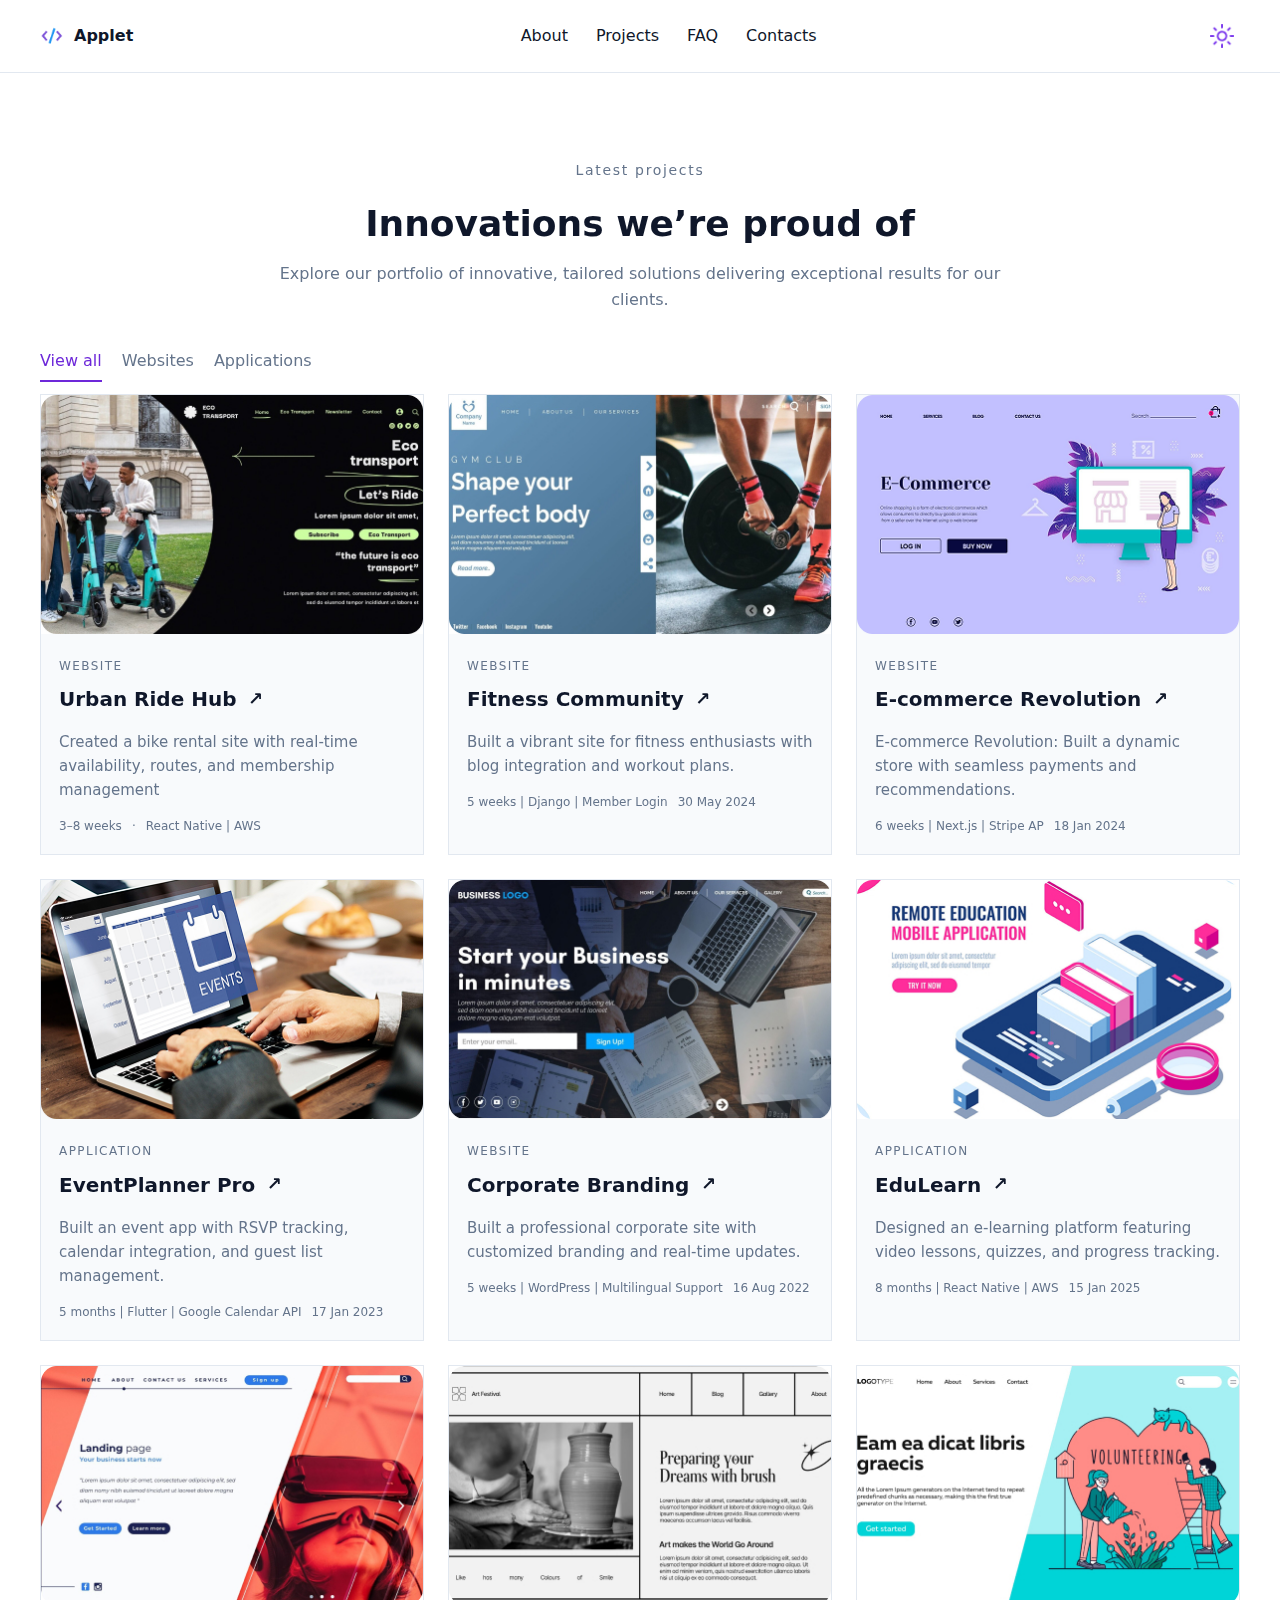
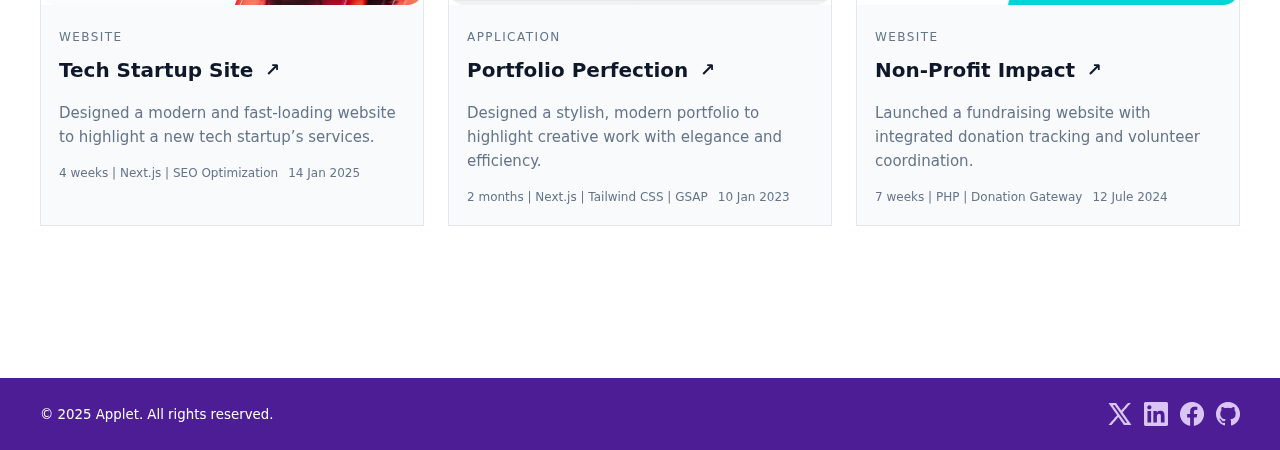
<file: projects.html>
<!doctype html>
<html lang="en">
<head>
  <meta charset="utf-8" />
  <meta name="viewport" content="width=device-width, initial-scale=1" />
  <title>Applet — Projects</title>
  <meta name="description" content="A portfolio of websites and applications we’ve delivered." />
  <link rel="stylesheet" href="styles.css" />
  <link rel="index" href="index.html" />
</head>
<body>
 <!-- ===== Header (fixed) ===== -->
 <div class="site">
  <header class="header" role="banner">
    <div class="container header__row">
      <a class="logo" href="index.html" aria-label="Applet home">
        <img class="logo__icon" src="assets/icons.png" alt="" width="24" height="24" />
        <span>Applet</span>
      </a>
      <div class="header-right">
        <input type="checkbox" id="nav-toggle" class="nav-toggle" aria-hidden="true">
        <label for="nav-toggle" class="menu-toggle" aria-label="Open menu"></label>
        <nav id="primary-menu" class="nav" aria-label="Primary">
          <ul>
            <li><a href="#about">About</a></li>
            <li><a href="projects.html">Projects</a></li>
            <li><a href="#faq">FAQ</a></li>
            <li><a href="#contact">Contacts</a></li>
          </ul>
        </nav>
      </div>
      <label class="theme-toggle" aria-label="Toggle dark mode">
      <input id="themeSwitch" type="checkbox">
      <span class="theme-icon" aria-hidden="true"></span>
    </label>
    </div>
  </header>

  <main class="section container">
    <p class="section__eyebrow">Latest projects</p>
    <h1 class="section__title">Innovations we’re proud of</h1>
    <p class="section__desc">Explore our portfolio of innovative, tailored solutions delivering exceptional results for our clients.</p>

    <div class="filters" role="tablist" aria-label="Project categories">
      <a class="filter-link is-active" href="#">View all</a>
      <a class="filter-link" href="#">Websites</a>
      <a class="filter-link" href="#">Applications</a>
    </div>

    <section class="grid-projects" aria-label="Project list">
      <!-- Repeatable card -->
      <article class="project-card">
  <img src="assets/urban.jpg" alt="Urban Ride Hub"/>
  <div class="project-card__body">
    <span class="project-card__meta">Website</span>
    <h3 class="project-card__title link-external">Urban Ride Hub</h3>
    <p class="project-card__desc">Created a bike rental site with real-time availability, routes, and membership management</p>
    <div class="meta-row">
      <span>3–8 weeks</span> · <span>React Native | AWS</span>
    </div>
  </div>
</article>
<article class="project-card">
  <img src="assets/fitness.jpg" alt="Project 2 preview"/>
  <div class="project-card__body">
    <span class="project-card__meta">Website</span>
    <h3 class="project-card__title link-external">Fitness Community</h3>
    <p class="project-card__desc">Built a vibrant site for fitness enthusiasts with blog integration and workout plans.</p>
    <div class="meta-row">
      <span>5 weeks | Django | Member Login</span>
      <span>30 May 2024</span>
    </div>
  </div>
</article>
<article class="project-card">
  <img src="assets/e-commerce.png" alt="Project 3 preview"/>
  <div class="project-card__body">
    <span class="project-card__meta">Website</span>
    <h3 class="project-card__title link-external">E-commerce Revolution</h3>
    <p class="project-card__desc">E-commerce Revolution: Built a dynamic store with seamless payments and recommendations.</p>
    <div class="meta-row">
      <span>6 weeks | Next.js | Stripe AP</span> 
      <span>18 Jan 2024</span>
    </div>
  </div>
</article>
<article class="project-card">
  <img src="assets/eventplan.png" alt="Project 4 preview"/>
  <div class="project-card__body">
    <span class="project-card__meta">Application</span>
    <h3 class="project-card__title link-external">EventPlanner Pro</h3>
    <p class="project-card__desc">Built an event app with RSVP tracking, calendar integration, and guest list management.</p>
    <div class="meta-row">
      <span>5 months | Flutter | Google Calendar API</span>
      <span>17 Jan 2023</span>
    </div>
  </div>
</article>
<article class="project-card">
  <img src="assets/corporate.jpg" alt="Project 5 preview"/>
  <div class="project-card__body">
    <span class="project-card__meta">Website</span>
    <h3 class="project-card__title link-external">Corporate Branding</h3>
    <p class="project-card__desc">Built a professional corporate site with customized branding and real-time updates.</p>
    <div class="meta-row">
      <span>5 weeks | WordPress | Multilingual Support</span>
      <span>16 Aug 2022</span>
    </div>
  </div>
</article>
<article class="project-card">
  <img src="assets/edulearn.jpg" alt="Project 6 preview"/>
  <div class="project-card__body">
    <span class="project-card__meta">Application</span>
    <h3 class="project-card__title link-external">EduLearn</h3>
    <p class="project-card__desc">Designed an e-learning platform featuring video lessons, quizzes, and progress tracking.</p>
    <div class="meta-row">
      <span>8 months | React Native | AWS</span>
      <span>15 Jan 2025</span>
    </div>
  </div>
</article>
<article class="project-card">
  <img src="assets/tech startup.jpg" alt="Project 7 preview"/>
  <div class="project-card__body">
    <span class="project-card__meta">Website</span>
    <h3 class="project-card__title link-external">Tech Startup Site</h3>
    <p class="project-card__desc">Designed a modern and fast-loading website to highlight a new tech startup’s services.</p>
    <div class="meta-row">
      <span>4 weeks | Next.js | SEO Optimization</span> 
      <span>14 Jan 2025</span>
    </div>
  </div>
</article>
<article class="project-card">
  <img src="assets/portfolio.jpg" alt="Project 8 preview"/>
  <div class="project-card__body">
    <span class="project-card__meta">Application</span>
    <h3 class="project-card__title link-external">Portfolio Perfection</h3>
    <p class="project-card__desc">Designed a stylish, modern portfolio to highlight creative work with elegance and efficiency.</p>
    <div class="meta-row">
      <span>2 months | Next.js | Tailwind CSS | GSAP</span>
      <span>10 Jan 2023</span> 
    </div>
  </div>
</article>
<article class="project-card">
  <img src="assets/non-profit.jpg" alt="Project 9 preview"/>
  <div class="project-card__body">
    <span class="project-card__meta">Website</span>
    <h3 class="project-card__title link-external">Non-Profit Impact</h3>
    <p class="project-card__desc">Launched a fundraising website with integrated donation tracking and volunteer coordination.</p>
    <div class="meta-row">
      <span>7 weeks | PHP | Donation Gateway</span>
      <span>12 Jule 2024</span>
    </div>
  </div>
</article>
    </section>
  </main>

  <footer class="footer" role="contentinfo">
    <div class="container footer__row">
      <small>© 2025 Applet. All rights reserved.</small>
      <nav aria-label="Social">
        <a target="_blank" rel="noopener" href="https://x.com"> 
          <img src = "assets/Vector.png" alt = "" class="link-external"/>
        </a>
        <a target="_blank" rel="noopener" href="https://linkedin.com">
          <img src = "assets/Social icon.png" alt = "" class="link-external"/>
        </a>
   
        <a target="_blank" rel="noopener" href="https://facebook.com">
          <img src = "assets/facebook.png" alt = "" class="link-external"/>
        </a>
        
        <a target="_blank" rel="noopener" href="https://github.com">
          <img src = "assets/github_icon.png" alt = "" class="link-external"/>
        </a>
      </nav>
    </div>
  </footer>
</body>
</html>
</file>
<file: styles.css>
/* ====== Base / Reset (simple) ====== */
* { box-sizing: border-box; }
html { scroll-behavior: smooth; }
body {
  margin: 0;
  font-family: Inter, system-ui, -apple-system, Segoe UI, Roboto, Arial, "Helvetica Neue", sans-serif;
  color: #0f172a; /* slate-900 */
  background: #ffffff;
  line-height: 1.6;
}
img { max-width: 100%; display: block; }
a { color: inherit; text-decoration: none; }
a:focus, button:focus { outline: 3px solid #a78bfa; outline-offset: 2px; }

/* ====== Theme ====== */
:root{
  --brand:#7c3aed;         /* primary violet */
  --brand-600:#6d28d9;
  --brand-200:#ddd6fe;
  --ink:#0f172a;
  --muted:#7c3aed;
  --card:#f8fafc;
  --surface:#ffffff;
  --border:#e2e8f0;
  --radius:16px;
  --container: 1200px;     /* content width for 1440 layout */
}

/* Светлая тема по умолчанию */
:root {
  --surface: #ffffff;
  --ink: #0f172a;
}


/* Когда включён чекбокс — тёмная тема */
.theme-toggle:checked ~ .site {
  --surface: #0f172a;
  --ink: #f8fafc;
  --muted: #94a3b8;
  --card: #1e293b;
  --border: #334155;
}

body{ 
  background:var(--surface); 
  color:var(--ink); 
}

:root{
  --brand:#7c3aed;          /* фиолетовый (активная иконка) */
  --icon-muted:#94a3b8;     /* серая (неактивное состояние) */

  /* светлая тема по умолчанию */
  --surface:#ffffff;
  --ink:#0f172a;
  --muted:#64748b;
  --card:#f8fafc;
  --border:#e2e8f0;
}

/* ===== ОДИН значок: по умолчанию солнце, при клике — луна ===== */
.theme-toggle{
  display:inline-flex; align-items:center; cursor:pointer;
  padding:6px; border-radius:10px; user-select:none;
}
.theme-toggle input{ position:absolute; opacity:0; pointer-events:none; }

/* сам значок — красим через background-color + mask-image */
.theme-icon{
  width:24px; height:24px; display:inline-block;
  background-color:var(--brand);                 /* активный цвет */
  -webkit-mask: url("assets/sun.png") no-repeat center / contain;
          mask: url("assets/sun.png") no-repeat center / contain; /* СОЛНЦЕ по умолчанию */
  transition: background-color .2s ease, transform .15s ease, mask-image .2s ease;
}
.theme-toggle:hover .theme-icon{ transform:scale(1.06); }

/* при клике превращаемся в ЛУНУ и меняем цвет иконки */
.theme-toggle input:checked + .theme-icon{
  background-color:var(--brand);                 /* активная луна фиолетовая */
  -webkit-mask-image: url("assets/moon.png");
          mask-image: url("assets/moon.png");    /* ЛУНА */
}

/* ===== Переключение ТЕМЫ на странице (без JS) через :has() ===== */
/* когда чекбокс включён — включаем тёмную палитру */
html:has(#themeSwitch:checked){
  --surface:#0f172a;
  --ink:#f8fafc;
  --muted:#94a3b8;
  --card:#1e293b;
  --border:#334155;
}
/* На тёмной теме серый тон другой */
@media (prefers-color-scheme: dark){
  .theme-toggle .moon{ color:var(--icon-muted-dark); }
  .theme-toggle input:checked ~ .sun{ color:var(--icon-muted-dark); }
}

/* ====== Layout ====== */
.container{
  width: min(var(--container), calc(100% - 48px));
  margin-inline: auto;
}
.section{ padding: 72px 0; }
.section--tight{ padding: 56px 0; }

/* ====== Header (Fixed) ====== */
.header{
  position: sticky;
  top: 0; z-index: 50;
  background: var(--surface);
  border-bottom: 1px solid var(--border);
  backdrop-filter: saturate(120%) blur(6px);
}
.header__row{ 
  display:flex; 
  align-items:center; 
  justify-content:space-between; 
  height:72px; 
}
.header-right{ 
  display:flex; 
  align-items:center; 
  gap:16px; 
  position:relative; 
}

/* Логотип как картинка */
.logo__icon{
  display:block;
  width:24px; height:24px;
  object-fit:contain;
  border-radius:0; background:none;
}

.logo{ display:flex; align-items:center; gap:10px; font-weight:700; }

.nav ul{ display:flex; gap:28px; list-style:none; padding:0; margin:0; }
.nav-toggle{ position:absolute; opacity:0; pointer-events:none; }
.nav a { color: var(--ink); }
.nav a:hover{ color: var(--brand); }
.toggle-theme{ border:none; background: transparent; cursor:pointer; font-size:20px; }

.menu-toggle{
  display:none;                 
  width:36px; height:36px;
  border:1px solid var(--border);
  border-radius:10px;
  cursor:pointer;
  background:transparent;
  position:relative;
}
.menu-toggle::before{
  content:"☰";
  position:absolute; inset:0;
  display:grid; place-items:center;
  font-size:18px;
}
.nav-toggle:checked + .menu-toggle::before{ content:"✕"; }

@media (max-width:768px){
  .menu-toggle{ display:inline-block; }
  .nav{
    display:none;
    position:absolute; right:16px; top:60px;
    background:var(--surface);
    border:1px solid var(--border);
    border-radius:12px; padding:12px 14px;
    min-width: 200px;
  }
  .nav ul{ flex-direction:column; gap:12px; }
  /* показать меню, когда чекбокс включен */
  .nav-toggle:checked ~ .nav{ display:block; }
}

/* ====== Buttons / Links ====== */
.btn{
  display:inline-flex; align-items:center; justify-content:center;
  height:48px; padding:0 20px; border-radius:12px; border:1px solid transparent;
  font-weight:600; cursor:pointer; transition: transform .06s ease, background .2s, color .2s, border-color .2s;
}
.btn:active{ transform: translateY(1px) scale(0.99); }
.btn--primary{ background: var(--brand); color:#fff; }
.btn--primary:hover{ background: var(--brand-600); }
.btn--ghost{ background:#fff; border-color: var(--border); color:#111827; }
.btn--ghost:hover{ border-color: var(--brand-200); color: var(--brand-600); }

.link-external::after{ content:"↗"; display:inline-block; margin-left:.35rem; font-size:.9em;}

/* ====== Hero ====== */
.hero{ padding-top: 40px; padding-bottom: 40px; }
.hero__grid{
  display:grid; grid-template-columns: 1.1fr 1fr; gap: 48px; align-items:center;
}
.hero__title{
  font-size: clamp(40px, 4.2vw, 64px);
  line-height: 1.05; letter-spacing: -0.02em; margin: 0 0 20px;
}
.hero__lead{ color: var(--muted); max-width: 54ch; margin-bottom: 28px; }
.hero__actions{ display:flex; gap:16px; }

.hero__media{
  border-radius: 28px; overflow:hidden; border:1px solid var(--border);
}

/* ====== Principles ====== */
.section__eyebrow{ color: var(--muted); font-size: 14px; letter-spacing:.12em; text-align:center; }
.section__title{ text-align:center; font-size: 36px; margin: 10px 0 8px; }
.section__desc{ text-align:center; color: var(--muted); max-width: 72ch; margin: 0 auto 36px; }
.grid-3{
  display:grid; grid-template-columns: repeat(3, 1fr); gap: 28px;
}
.card{
  background: var(--card); border:1px solid var(--border); border-radius: var(--radius);
  padding: 24px; transition: box-shadow .2s ease, transform .05s ease;
}
.card:hover{ box-shadow: 0 6px 28px rgba(2,6,23,.08); transform: translateY(-1px); }
.card__icon{ width:42px; height:42px; border-radius:12px; background: var(--brand); display:grid; place-items:center; color:#fff; margin-bottom:12px; font-weight:700;}
.card__title{ font-size:20px; margin: 0 0 8px;}
.card__text{ color: var(--muted); margin:0; }

/* ====== Testimonials (static) ====== */
.testimonial{
  display:grid; grid-template-columns: 1.2fr .9fr; gap:24px; align-items: center;
  background: #5b21b6; color:#fff; border-radius: 24px; padding: 28px; border: 1px solid rgba(255,255,255,.18);
}
.testimonial__text{ font-size: 24px; line-height: 1.3; margin: 12px 0 18px;}
.testimonial small{ opacity:.9; }
.testimonial__media{ border-radius: 18px; overflow:hidden; }

/* ===== Testimonial Carousel (pure CSS) ===== */
.testimonial-carousel { position: relative; }

/* Скрываем радио */
input[name="slider"] {
  display: none;
}

/* Контейнер слайдов */
.t-slides {
  position: relative;
  min-height: 300px; /* или под свой контент */
}

/* Все слайды поверх друг друга */
.t-slide {
  position: absolute;
  inset: 0;
  opacity: 0;
  pointer-events: none;
  transition: opacity 0.4s ease;
}

/* Активный слайд */
#t-1:checked ~ .t-slides .s1,
#t-2:checked ~ .t-slides .s2,
#t-3:checked ~ .t-slides .s3 {
  opacity: 1;
  pointer-events: auto;
}

/* Точки */
.t-dots {
  display: flex;
  gap: 8px;
  justify-content: center;
  margin-top: 1rem;
}
.t-dot {
  width: 10px;
  height: 10px;
  border-radius: 50%;
  background: #a78bfa;
  opacity: 0.5;
  cursor: pointer;
}
#t-1:checked ~ .t-dots label[for="t-1"],
#t-2:checked ~ .t-dots label[for="t-2"],
#t-3:checked ~ .t-dots label[for="t-3"] {
  background: #fff;
  opacity: 1;
}


/* скрываем радиокнопки */
.t-radio { position:absolute; opacity:0; pointer-events:none; }

/* область слайдов */
.t-slides { position: relative; }

/* каждый слайд поверх, но виден только активный */
.t-slide{
  position: absolute; inset: 0;
  opacity: 0; pointer-events: none;
  transition: opacity .35s ease;
}

/* показываем активный слайд */
#t-1:checked ~ .t-slides .s1,
#t-2:checked ~ .t-slides .s2,
#t-3:checked ~ .t-slides .s3{
  opacity: 1; pointer-events: auto; position: relative;
}

/* стрелки (маленькие “жуки” внизу слева) */
.t-prev, .t-next{
  position: absolute; bottom: 18px; left: 18px;
  width: 18px; height: 18px; margin-right: 10px;
  background: var(--surface);
  border: 1px solid rgba(255,255,255,.35);
  border-radius: 50%;
  cursor: pointer;
  opacity: .9;
}
.t-next{ left: 44px; }
.testimonial { position: relative; } /* чтобы стрелки позиционировались внутри карточки */

/* точки под текстом (как в макете) */
.t-dots{
  display: flex; gap: 8px; margin-top: 8px;
  padding-left: 10px; /* чтобы точки были в левой части, как на рефе */
}
.t-dot{
  width: 8px; height: 8px; border-radius: 999px;
  background: rgba(255,255,255,.4); cursor: pointer;
}

/* активная точка — меняем прозрачность */
#t-1:checked ~ .t-dots label:nth-child(1),
#t-2:checked ~ .t-dots label:nth-child(2),
#t-3:checked ~ .t-dots label:nth-child(3){
  background: #fff;
}

/* респонсив — твой базовый макет уже складывает testimonial в 1 колонку до 992px */
@media (max-width: 992px){
  .t-prev, .t-next { bottom: 16px; left: 16px; }
  .t-next { left: 42px; }
}

/* ====== Projects teaser (Main) ====== */
.projects-teaser .cards{ display:grid; grid-template-columns: repeat(3, 1fr); gap: 24px; }
.project-card{ background: var(--card); border:1px solid var(--border); }

.project-card__body{ padding: 18px; }
.project-card__meta{ color: var(--muted); font-size: 12px; text-transform: uppercase; letter-spacing:.12em; }
.project-card__title{ font-size: 20px; margin: 6px 0; display:flex; align-items:center; gap:6px; }
.project-card__desc{ color: var(--muted); font-size: 15px; }
.project-card a:hover .project-card__title{ color: var(--brand-600); }

/* ====== Contacts ====== */
.contact .grid-4{
  display: grid;
  grid-template-columns: repeat(4, minmax(260px, 1fr)); 
  gap: 24px;
  align-items: stretch;             
}

.contact-card{
  background: var(--card);
  border: 1px solid var(--border);             
  padding: 28px;                    
  min-height: 220px;                 
  height: 100%;
  display: flex;                     
  flex-direction: column;
  justify-content: space-between;    
  gap: 10px;
}

.contact-card a{
  color: var(--brand-600);
  text-decoration: underline;
}
.contact-card a:hover{
  color: var(--brand);
}

/* Адаптив */
@media (max-width: 992px){
  .contact .grid-4{ grid-template-columns: repeat(2, 1fr); }
}
@media (max-width: 768px){
  .contact .grid-4{ grid-template-columns: 1fr; }
}

/* ====== FAQ (static content) ====== */
.faq .faq__item{ border-top:1px solid var(--border); padding: 18px 0; }
.faq .faq__item h4{ margin: 0 0 6px; font-size:18px;}
.faq .faq__item p{ margin:0; color:var(--muted);}

/* ====== Footer ====== */
.footer__row {
  display: flex;
  justify-content: space-between; 
  align-items: center;
}

.footer__row nav {
  display: flex;
  gap: 12px; 
}

.footer__row nav a {
  display: inline-flex;
  align-items: center;
}

.footer{ background:#4c1d95; color:#fff; margin-top: 80px; }
.footer__row{ display:flex; align-items:center; justify-content:space-between; gap: 12px; height: 72px; }
.footer a{ opacity:.9; }
.footer a:hover{ opacity:1; }

/* ====== Projects page grid ====== */
.filters{ display:flex; gap: 20px; margin-bottom: 12px; align-items:center; }
.filter-link{ padding-bottom: 6px; border-bottom: 2px solid transparent; color: var(--muted); }
.filter-link.is-active{ color: var(--brand-600); border-color: var(--brand-600); }
.grid-projects{ display:grid; grid-template-columns: repeat(3, 1fr); gap: 24px; }
.badge{ display:inline-block; background:#eef2ff; color:#3730a3; padding: 2px 8px; border-radius: 999px; font-size: 12px; }
.meta-row{ display:flex; gap: 10px; color: var(--muted); font-size: 12px; }

/* ====== Helpers ====== */
.m0{ margin:0; }
.center { text-align:center; }

/* NOTE: This layout targets the fixed 1440 design. A full mobile layout is not required per task. */
/* ====== Dark theme variables ====== */
[data-theme="dark"] {
  --surface: #0f172a;
  --ink: #f8fafc;
  --muted: #94a3b8;
  --card: #1e293b;
  --border: #334155;
  background-color: var(--surface);
  color: var(--ink);
}
[data-theme="dark"] body {
  background-color: var(--surface);
  color: var(--ink);
}
[data-theme="dark"] .header {
  background-color: var(--surface);
  border-bottom-color: var(--border);
}
[data-theme="dark"] .nav a { color: var(--ink); }
[data-theme="dark"] .nav a:hover { color: var(--brand-200); }
[data-theme="dark"] .btn--ghost { background: var(--surface); border-color: var(--border); color: var(--ink); }
[data-theme="dark"] .btn--ghost:hover { border-color: var(--brand-200); color: var(--brand-200); }
[data-theme="dark"] .card {
  background: var(--card);
  border-color: var(--border);
}
[data-theme="dark"] .project-card {
  background: var(--card);
  border-color: var(--border);
}
[data-theme="dark"] .contact-card {
  background: var(--card);
  border-color: var(--border);
}
[data-theme="dark"] .faq .faq__item { border-top-color: var(--border); }
[data-theme="dark"] .footer { background: #1e1b4b; color: var(--ink); }

@media (prefers-color-scheme: dark){
  :root{
    --surface:#0f172a;
    --ink:#f8fafc;
    --muted:#94a3b8;
    --card:#1e293b;
    --border:#334155;
  }
  body{ background-color:var(--surface); color:var(--ink); }
  .header{ background-color:var(--surface); border-bottom-color:var(--border); }
  .nav a{ color:var(--ink); }
  .btn--ghost{ background:transparent; border-color:var(--border); color:var(--ink); }
  .card, .project-card, .contact-card{ background:var(--card); border-color:var(--border); }
  .faq .faq__item{ border-top-color:var(--border); }
  .footer{ background:#1e1b4b; color:var(--ink); }
}
</file>
